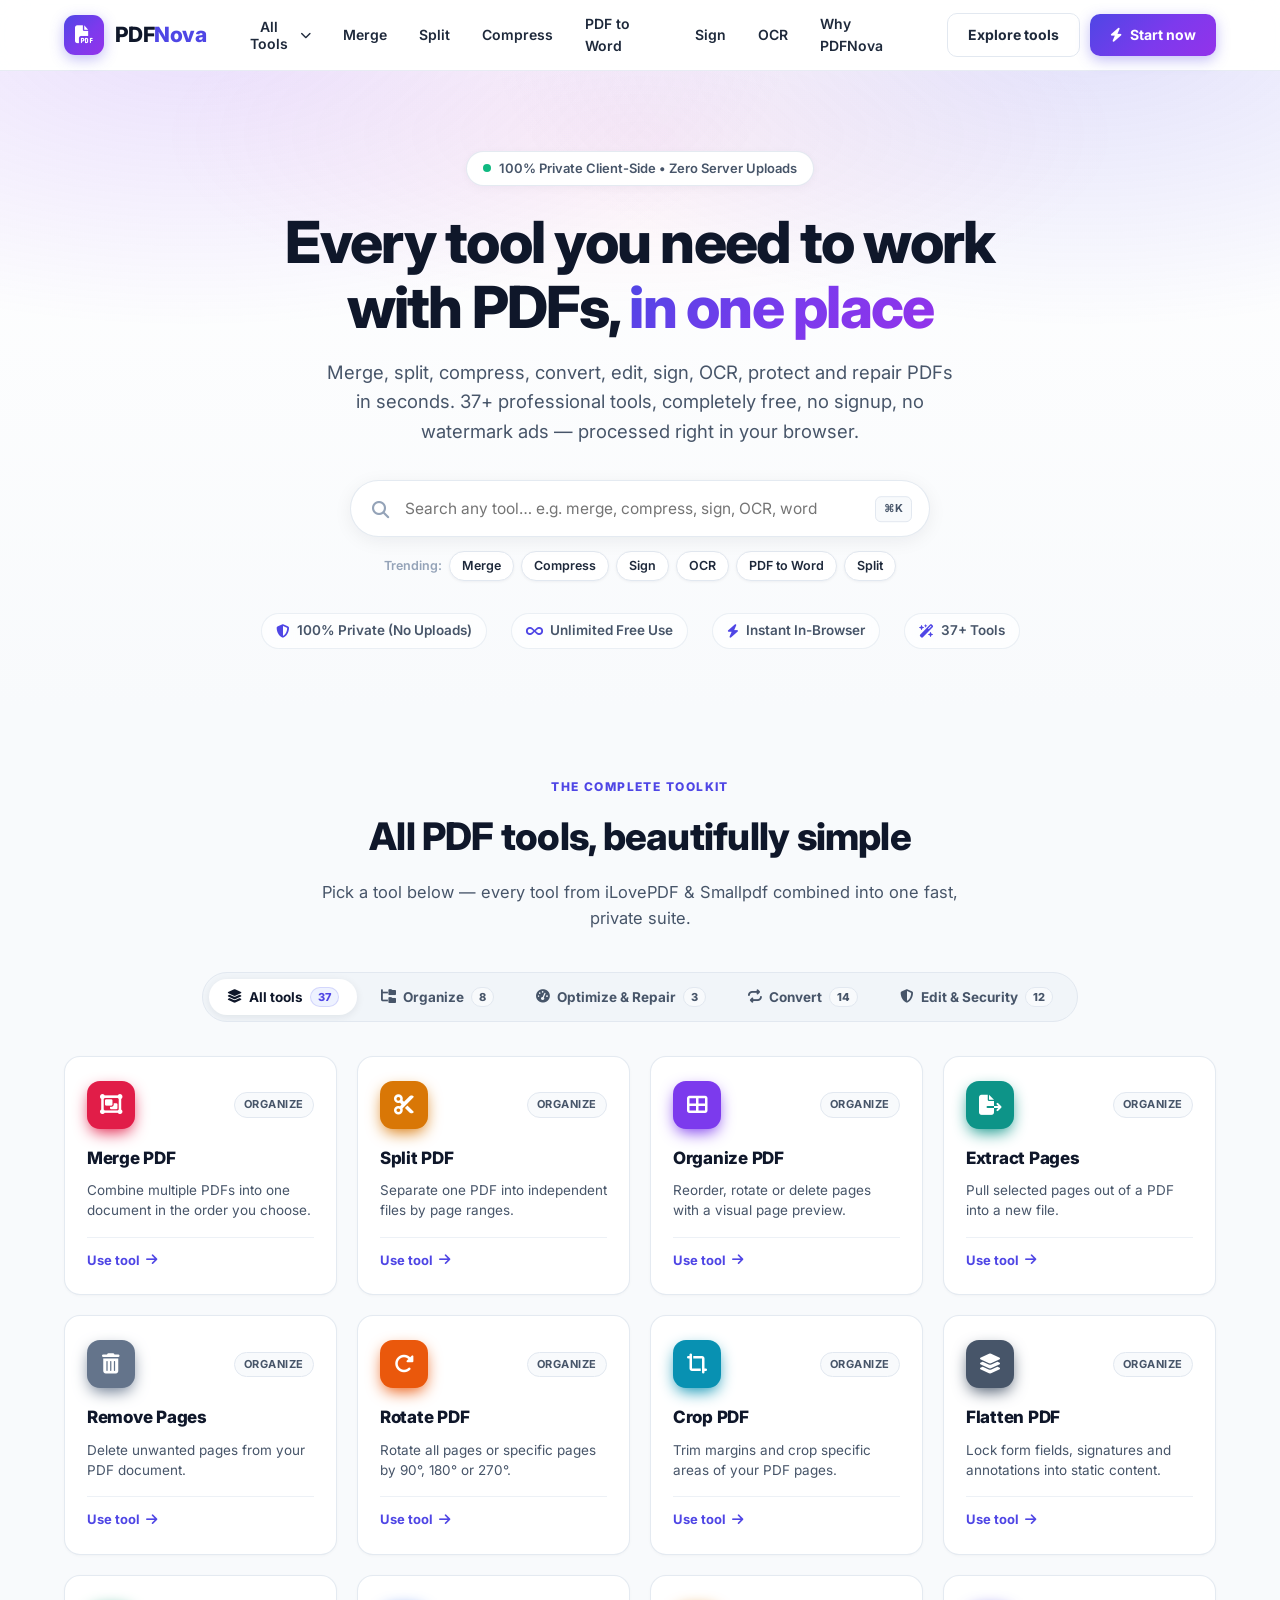
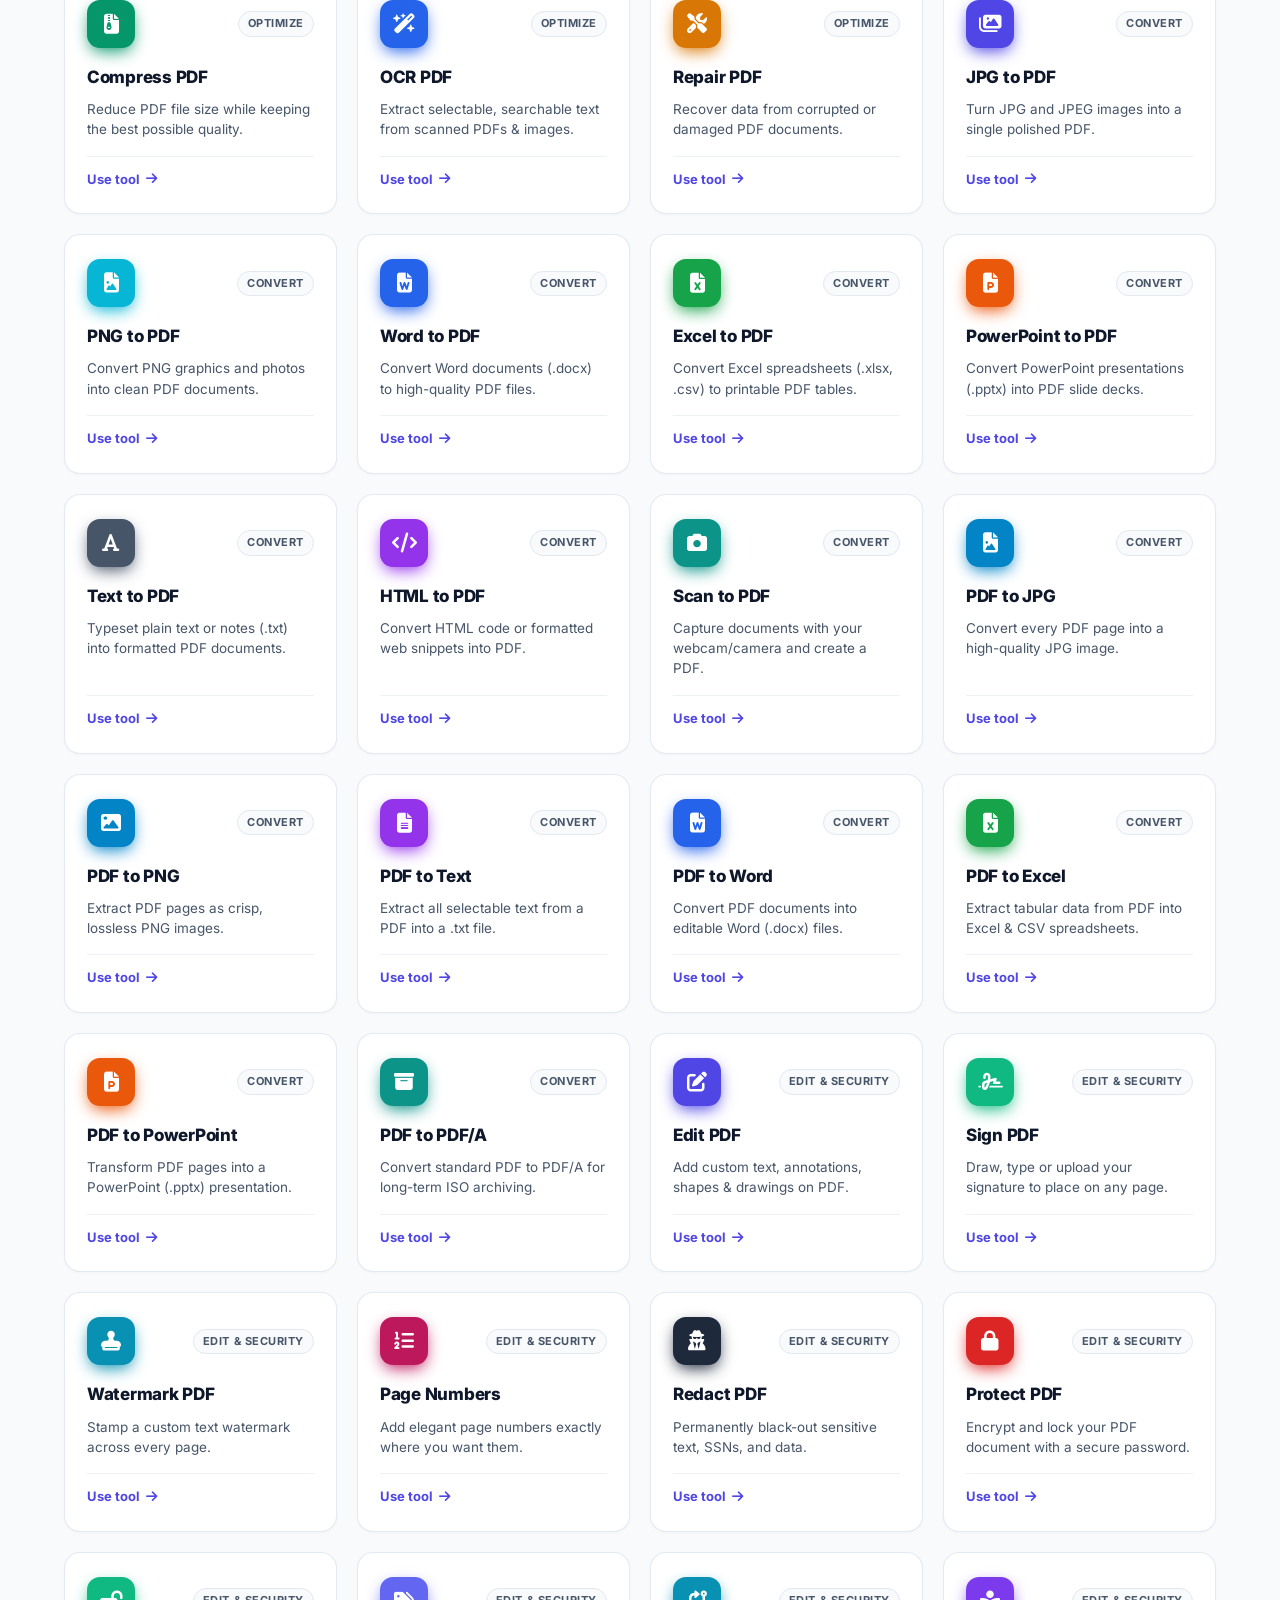
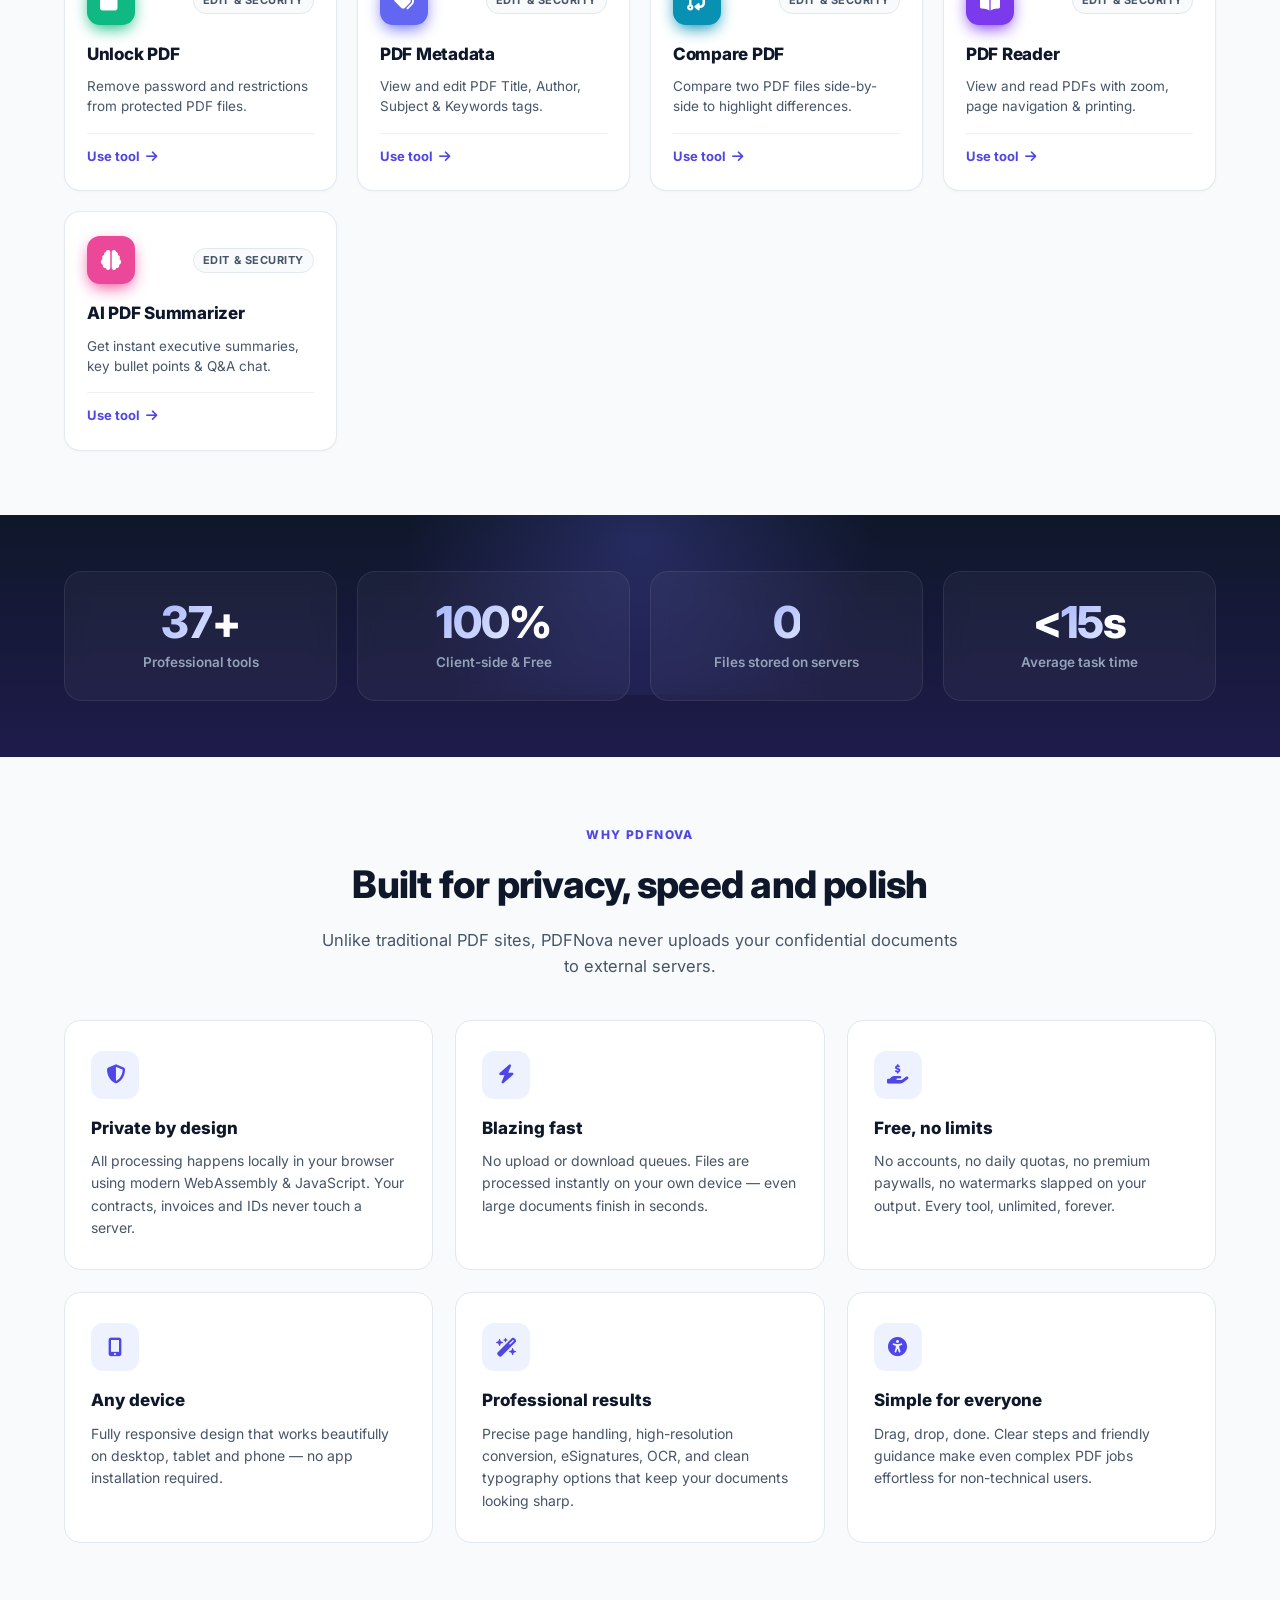
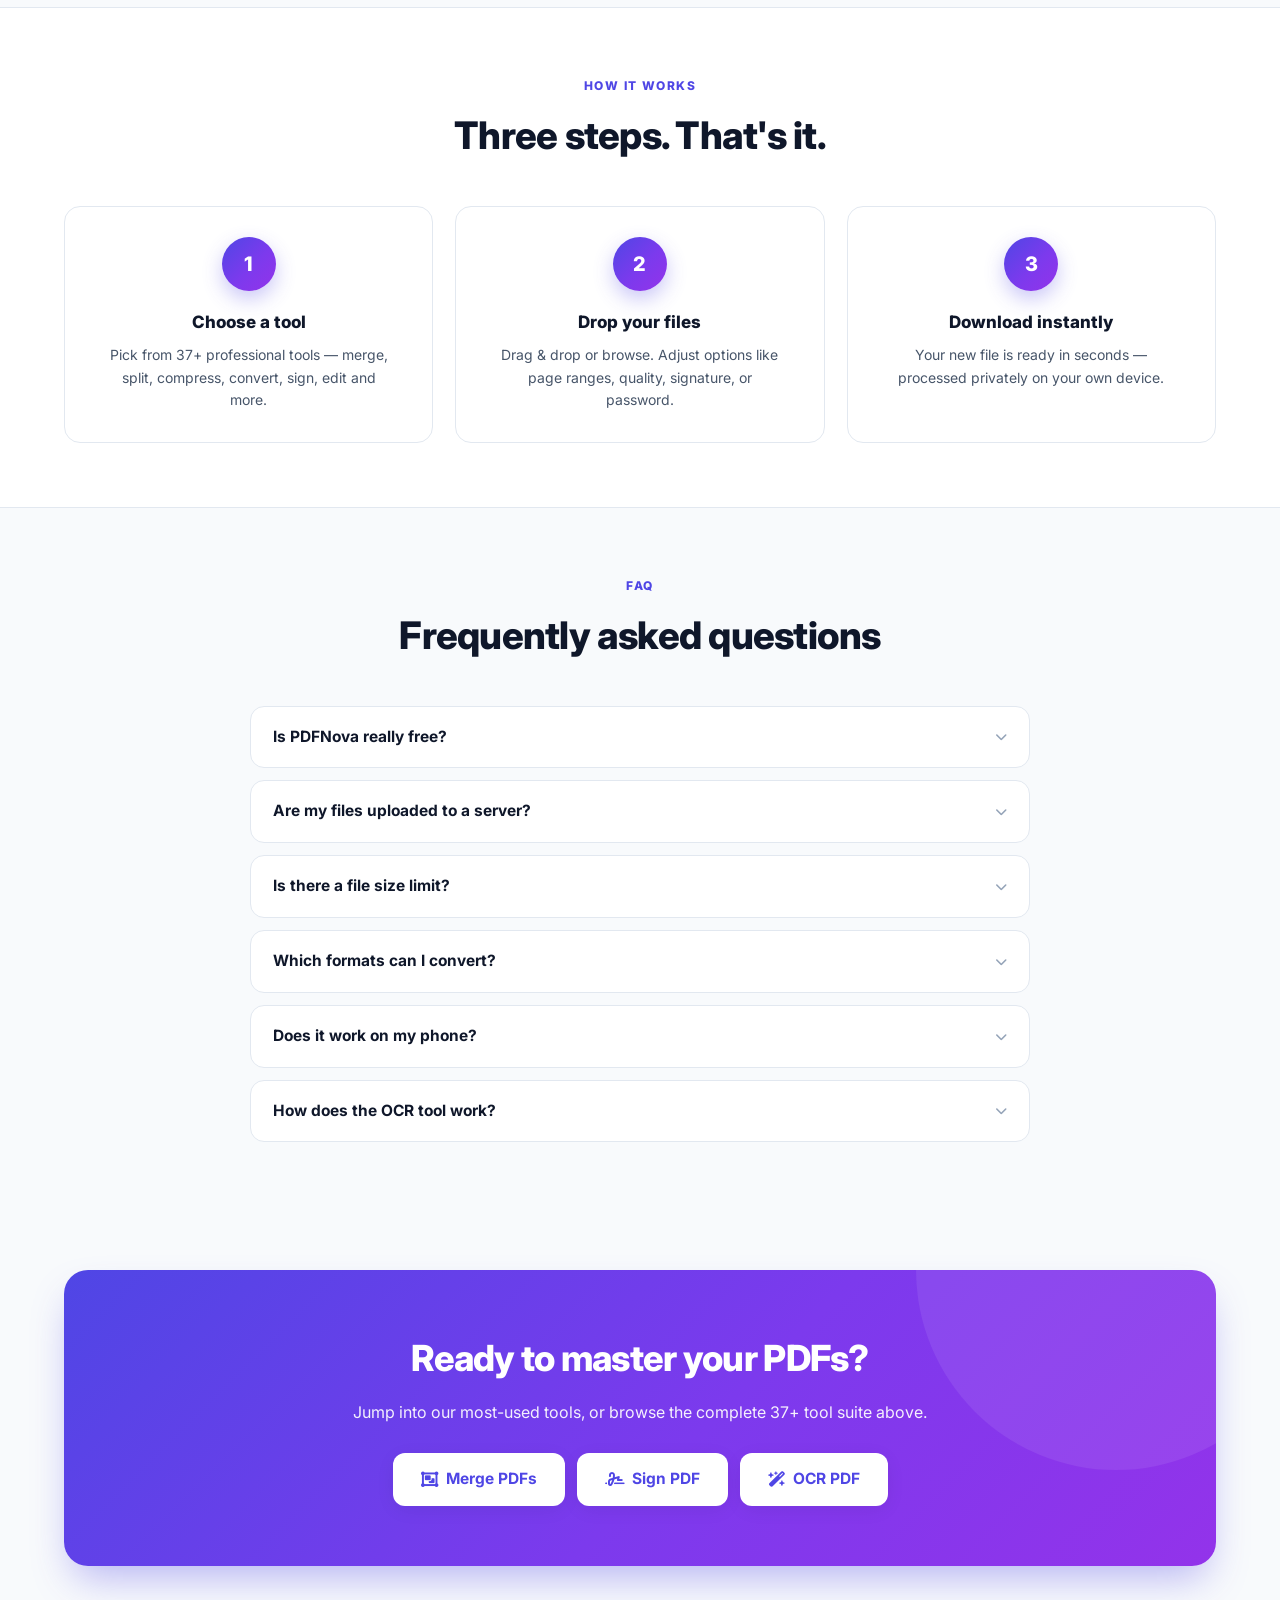
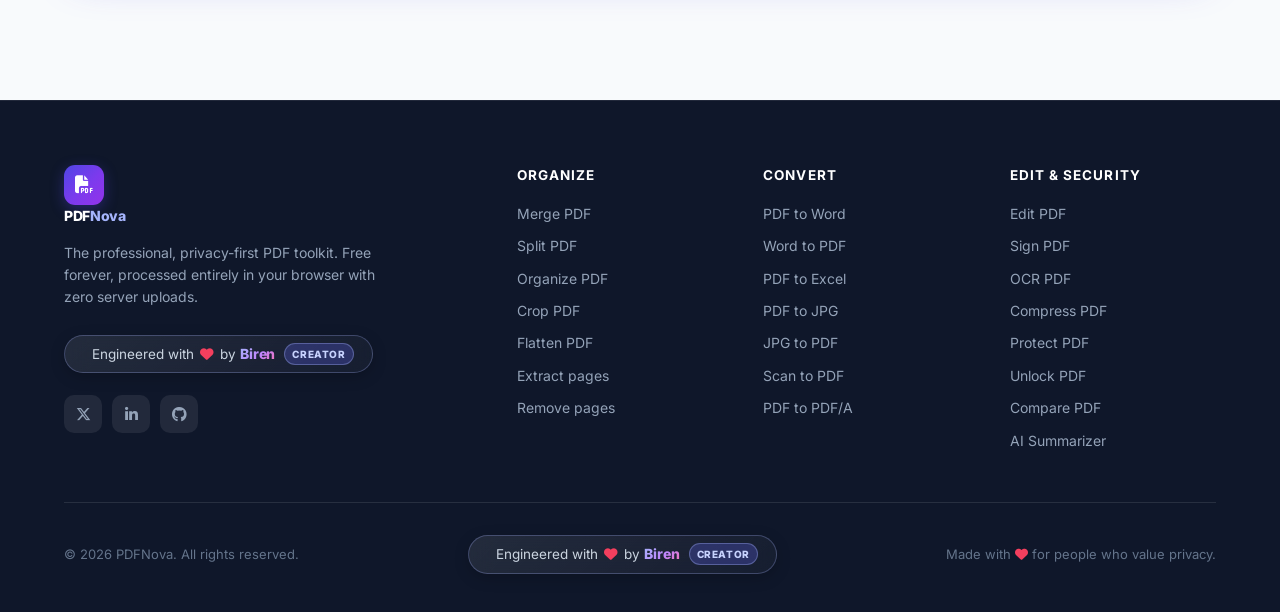
<file: index.html>
<!DOCTYPE html>
<html lang="en">
<head>
  <meta charset="UTF-8">
  <meta name="viewport" content="width=device-width, initial-scale=1.0">
  <title>PDFNova — Free Online PDF Tools (100% Private, In-Browser)</title>
  <meta name="description" content="Every tool you need to work with PDFs in one place. Merge, split, compress, convert, edit, sign, OCR, protect and watermark PDF files 100% free with zero server uploads.">
  <meta name="keywords" content="pdf tools, free pdf editor, merge pdf, split pdf, compress pdf, ocr pdf, sign pdf, pdf to word, word to pdf, excel to pdf, convert pdf, smallpdf alternative, ilovepdf alternative, private pdf tools">
  <meta name="author" content="Biren">
  <meta name="robots" content="index, follow, max-image-preview:large, max-snippet:-1, max-video-preview:-1">
  <link rel="canonical" href="https://pdfnova.app/">
  <meta name="theme-color" content="#4f46e5">

  <!-- Open Graph / Social Media -->
  <meta property="og:type" content="website">
  <meta property="og:url" content="https://pdfnova.app/">
  <meta property="og:title" content="PDFNova — Free Online PDF Tools (100% Private, In-Browser)">
  <meta property="og:description" content="Merge, split, compress, convert, edit, sign, OCR, protect and watermark PDF files in seconds. 100% free and client-side private.">
  <meta property="og:site_name" content="PDFNova">

  <!-- Twitter Cards -->
  <meta name="twitter:card" content="summary_large_image">
  <meta name="twitter:title" content="PDFNova — Free Online PDF Tools">
  <meta name="twitter:description" content="The privacy-first PDF toolkit with 37+ professional tools. 100% in-browser, no upload limits, free forever.">

  <!-- PWA Manifest -->
  <link rel="manifest" href="manifest.json">

  <!-- Fonts & Icons -->
  <link rel="preconnect" href="https://fonts.googleapis.com">
  <link rel="preconnect" href="https://fonts.gstatic.com" crossorigin>
  <link href="https://fonts.googleapis.com/css2?family=Inter:wght@300;400;500;600;700;800&display=swap" rel="stylesheet">
  <link rel="stylesheet" href="https://cdn.jsdelivr.net/npm/@fortawesome/fontawesome-free@6.4.0/css/all.min.css">
  <link rel="stylesheet" href="css/style.css">

  <!-- JSON-LD Structured Data (Production SEO) -->
  <script type="application/ld+json">
  {
    "@context": "https://schema.org",
    "@graph": [
      {
        "@type": "WebApplication",
        "@id": "https://pdfnova.app/#webapp",
        "name": "PDFNova",
        "url": "https://pdfnova.app/",
        "description": "Every tool you need to work with PDFs in one place. 100% private, client-side, zero-server processing.",
        "applicationCategory": "UtilityApplication",
        "operatingSystem": "All modern browsers (Chrome, Firefox, Safari, Edge)",
        "browserRequirements": "Requires JavaScript. HTML5 & WebAssembly supported.",
        "offers": {
          "@type": "Offer",
          "price": "0",
          "priceCurrency": "USD"
        },
        "author": {
          "@type": "Person",
          "name": "Biren"
        },
        "featureList": [
          "Merge PDF", "Split PDF", "Compress PDF", "OCR PDF", "Sign PDF", "Edit PDF", "Redact PDF",
          "PDF to Word", "Word to PDF", "Excel to PDF", "PDF to Excel", "Scan to PDF", "AI PDF Summarizer"
        ]
      },
      {
        "@type": "FAQPage",
        "@id": "https://pdfnova.app/#faq",
        "mainEntity": [
          {
            "@type": "Question",
            "name": "Is PDFNova really free?",
            "acceptedAnswer": {
              "@type": "Answer",
              "text": "Yes, every tool on PDFNova is completely free with no usage limits, no registration required, and no hidden premium paywalls."
            }
          },
          {
            "@type": "Question",
            "name": "Are my files uploaded to a server?",
            "acceptedAnswer": {
              "@type": "Answer",
              "text": "No. PDFNova executes all processing locally inside your browser using client-side JavaScript. Your documents never leave your computer or phone."
            }
          },
          {
            "@type": "Question",
            "name": "How does PDFNova compare to iLovePDF and Smallpdf?",
            "acceptedAnswer": {
              "@type": "Answer",
              "text": "PDFNova includes all the major features of iLovePDF and Smallpdf (merge, split, compress, convert to/from Office, OCR, eSign, edit, protect, repair, etc.) while guaranteeing 100% client-side confidentiality with zero ads, zero watermark stamps, and zero server storage."
            }
          }
        ]
      }
    ]
  }
  </script>
</head>
<body>

  <!-- ================= Header ================= -->
  <header class="site-header">
    <div class="container header-inner">
      <a href="index.html" class="brand" id="brand-logo">
        <span class="brand-mark"><i class="fa-solid fa-file-pdf"></i></span>
        <span>PDF<em>Nova</em></span>
      </a>

      <nav class="main-nav" id="main-nav" aria-label="Main navigation">
        <div class="nav-drop">
          <button type="button">All Tools <i class="fa-solid fa-chevron-down" style="font-size:11px"></i></button>
          <div class="nav-drop-menu" id="nav-tools-menu"></div>
        </div>
        <a href="tool.html?t=merge">Merge</a>
        <a href="tool.html?t=split">Split</a>
        <a href="tool.html?t=compress">Compress</a>
        <a href="tool.html?t=pdf-to-word">PDF to Word</a>
        <a href="tool.html?t=sign">Sign</a>
        <a href="tool.html?t=ocr">OCR</a>
        <a href="index.html#features">Why PDFNova</a>
      </nav>

      <div class="header-cta">
        <a href="index.html#tools" class="btn btn-ghost">Explore tools</a>
        <a href="tool.html?t=merge" class="btn btn-primary"><i class="fa-solid fa-bolt"></i> Start now</a>
        <button class="hamburger" id="hamburger" aria-label="Open menu"><i class="fa-solid fa-bars"></i></button>
      </div>
    </div>
  </header>

  <!-- ================= Hero ================= -->
  <section class="hero" id="hero-section">
    <div class="container">
      <div class="hero-badge">
        <span class="pulse-indicator"></span> 100% Private Client-Side • Zero Server Uploads
      </div>
      <h1>Every tool you need to work with PDFs, <span class="grad-text">in one place</span></h1>
      <p class="sub">Merge, split, compress, convert, edit, sign, OCR, protect and repair PDFs in seconds. 37+ professional tools, completely free, no signup, no watermark ads — processed right in your browser.</p>

      <div class="hero-search-wrap">
        <div class="hero-search">
          <i class="fa-solid fa-magnifying-glass"></i>
          <input type="text" id="tool-search" placeholder="Search any tool… e.g. merge, compress, sign, OCR, word" autocomplete="off" aria-label="Search tools">
          <kbd class="search-kbd">⌘K</kbd>
        </div>
        <div class="quick-tags">
          <span>Trending:</span>
          <a href="tool.html?t=merge">Merge</a>
          <a href="tool.html?t=compress">Compress</a>
          <a href="tool.html?t=sign">Sign</a>
          <a href="tool.html?t=ocr">OCR</a>
          <a href="tool.html?t=pdf-to-word">PDF to Word</a>
          <a href="tool.html?t=split">Split</a>
        </div>
      </div>

      <div class="hero-trust">
        <span><i class="fa-solid fa-shield-halved"></i> 100% Private (No Uploads)</span>
        <span><i class="fa-solid fa-infinity"></i> Unlimited Free Use</span>
        <span><i class="fa-solid fa-bolt"></i> Instant In-Browser</span>
        <span><i class="fa-solid fa-wand-magic-sparkles"></i> 37+ Tools</span>
      </div>
    </div>
  </section>

  <!-- ================= Tools grid ================= -->
  <section class="section" id="tools">
    <div class="container">
      <div class="section-head">
        <span class="eyebrow">The Complete Toolkit</span>
        <h2>All PDF tools, beautifully simple</h2>
        <p>Pick a tool below — every tool from iLovePDF &amp; Smallpdf combined into one fast, private suite.</p>
      </div>

      <div class="tool-filters-wrap">
        <div class="tool-filters" id="tool-filters" role="tablist">
          <button class="active" data-filter="all"><i class="fa-solid fa-layer-group"></i> All tools <span class="filter-count">37</span></button>
          <button data-filter="organize"><i class="fa-solid fa-folder-tree"></i> Organize <span class="filter-count">8</span></button>
          <button data-filter="optimize"><i class="fa-solid fa-gauge-high"></i> Optimize &amp; Repair <span class="filter-count">3</span></button>
          <button data-filter="convert"><i class="fa-solid fa-repeat"></i> Convert <span class="filter-count">14</span></button>
          <button data-filter="edit"><i class="fa-solid fa-shield-halved"></i> Edit &amp; Security <span class="filter-count">12</span></button>
        </div>
      </div>

      <div class="tools-grid" id="tools-grid"></div>
    </div>
  </section>

  <!-- ================= Stats (Frosted Luxury Cards) ================= -->
  <section class="stats-band">
    <div class="container stats-grid">
      <div class="stat-card">
        <div class="stat-num"><span data-count="37">37</span>+</div>
        <div class="stat-label">Professional tools</div>
      </div>
      <div class="stat-card">
        <div class="stat-num"><span data-count="100">100</span>%</div>
        <div class="stat-label">Client-side &amp; Free</div>
      </div>
      <div class="stat-card">
        <div class="stat-num"><span data-count="0">0</span></div>
        <div class="stat-label">Files stored on servers</div>
      </div>
      <div class="stat-card">
        <div class="stat-num">&lt;<span data-count="15">15</span>s</div>
        <div class="stat-label">Average task time</div>
      </div>
    </div>
  </section>

  <!-- ================= Features ================= -->
  <section class="section" id="features">
    <div class="container">
      <div class="section-head">
        <span class="eyebrow">Why PDFNova</span>
        <h2>Built for privacy, speed and polish</h2>
        <p>Unlike traditional PDF sites, PDFNova never uploads your confidential documents to external servers.</p>
      </div>
      <div class="features-grid">
        <div class="feature-card">
          <div class="f-icon"><i class="fa-solid fa-shield-halved"></i></div>
          <h3>Private by design</h3>
          <p>All processing happens locally in your browser using modern WebAssembly &amp; JavaScript. Your contracts, invoices and IDs never touch a server.</p>
        </div>
        <div class="feature-card">
          <div class="f-icon"><i class="fa-solid fa-bolt"></i></div>
          <h3>Blazing fast</h3>
          <p>No upload or download queues. Files are processed instantly on your own device — even large documents finish in seconds.</p>
        </div>
        <div class="feature-card">
          <div class="f-icon"><i class="fa-solid fa-hand-holding-dollar"></i></div>
          <h3>Free, no limits</h3>
          <p>No accounts, no daily quotas, no premium paywalls, no watermarks slapped on your output. Every tool, unlimited, forever.</p>
        </div>
        <div class="feature-card">
          <div class="f-icon"><i class="fa-solid fa-mobile-screen-button"></i></div>
          <h3>Any device</h3>
          <p>Fully responsive design that works beautifully on desktop, tablet and phone — no app installation required.</p>
        </div>
        <div class="feature-card">
          <div class="f-icon"><i class="fa-solid fa-wand-magic-sparkles"></i></div>
          <h3>Professional results</h3>
          <p>Precise page handling, high-resolution conversion, eSignatures, OCR, and clean typography options that keep your documents looking sharp.</p>
        </div>
        <div class="feature-card">
          <div class="f-icon"><i class="fa-solid fa-universal-access"></i></div>
          <h3>Simple for everyone</h3>
          <p>Drag, drop, done. Clear steps and friendly guidance make even complex PDF jobs effortless for non-technical users.</p>
        </div>
      </div>
    </div>
  </section>

  <!-- ================= How it works ================= -->
  <section class="section" id="how-it-works" style="background:#fff;border-block:1px solid var(--line)">
    <div class="container">
      <div class="section-head">
        <span class="eyebrow">How it works</span>
        <h2>Three steps. That's it.</h2>
      </div>
      <div class="steps-grid">
        <div class="step-card">
          <div class="step-num">1</div>
          <h3>Choose a tool</h3>
          <p>Pick from 37+ professional tools — merge, split, compress, convert, sign, edit and more.</p>
        </div>
        <div class="step-card">
          <div class="step-num">2</div>
          <h3>Drop your files</h3>
          <p>Drag &amp; drop or browse. Adjust options like page ranges, quality, signature, or password.</p>
        </div>
        <div class="step-card">
          <div class="step-num">3</div>
          <h3>Download instantly</h3>
          <p>Your new file is ready in seconds — processed privately on your own device.</p>
        </div>
      </div>
    </div>
  </section>

  <!-- ================= FAQ ================= -->
  <section class="section" id="faq">
    <div class="container">
      <div class="section-head">
        <span class="eyebrow">FAQ</span>
        <h2>Frequently asked questions</h2>
      </div>
      <div class="faq-list">
        <details class="faq-item">
          <summary>Is PDFNova really free?</summary>
          <div class="faq-body">Yes — every tool is completely free with no usage limits, no signup and no hidden premium tiers.</div>
        </details>
        <details class="faq-item">
          <summary>Are my files uploaded to a server?</summary>
          <div class="faq-body">No. PDFNova processes everything locally in your browser using modern client-side libraries. Your files never leave your device, which makes it ideal for confidential documents, tax forms, and NDAs.</div>
        </details>
        <details class="faq-item">
          <summary>Is there a file size limit?</summary>
          <div class="faq-body">There is no artificial limit. Practical limits depend on your device's memory — most documents up to a few hundred megabytes work seamlessly on a modern computer or phone.</div>
        </details>
        <details class="faq-item">
          <summary>Which formats can I convert?</summary>
          <div class="faq-body">You can convert PDF to Word (.docx), Excel (.csv/.xlsx), PowerPoint (.pptx), JPG, PNG, and Text. You can also convert Word, Excel, PowerPoint, JPG, PNG, HTML, and camera scans into PDF!</div>
        </details>
        <details class="faq-item">
          <summary>Does it work on my phone?</summary>
          <div class="faq-body">Absolutely. The whole site is responsive and touch-friendly — you can sign, merge, compress, or scan a document straight from your phone's browser.</div>
        </details>
        <details class="faq-item">
          <summary>How does the OCR tool work?</summary>
          <div class="faq-body">Our OCR (Optical Character Recognition) runs directly in your browser using WebAssembly technology. It inspects scanned PDFs and photos, identifies characters, and produces selectable, copyable text with zero data sent across the internet.</div>
        </details>
      </div>
    </div>
  </section>

  <!-- ================= CTA ================= -->
  <section class="section">
    <div class="container">
      <div class="cta-band">
        <h2>Ready to master your PDFs?</h2>
        <p>Jump into our most-used tools, or browse the complete 37+ tool suite above.</p>
        <div style="display:flex;justify-content:center;gap:12px;flex-wrap:wrap">
          <a href="tool.html?t=merge" class="btn btn-white btn-lg"><i class="fa-solid fa-object-group"></i> Merge PDFs</a>
          <a href="tool.html?t=sign" class="btn btn-white btn-lg"><i class="fa-solid fa-signature"></i> Sign PDF</a>
          <a href="tool.html?t=ocr" class="btn btn-white btn-lg"><i class="fa-solid fa-wand-magic-sparkles"></i> OCR PDF</a>
        </div>
      </div>
    </div>
  </section>

  <!-- ================= Footer ================= -->
  <footer class="site-footer">
    <div class="container">
      <div class="footer-grid">
        <div class="footer-about">
          <a href="index.html" class="brand" style="color:#fff">
            <span class="brand-mark"><i class="fa-solid fa-file-pdf"></i></span>
            <span>PDF<em style="color:#a5b4fc">Nova</em></span>
          </a>
          <p>The professional, privacy-first PDF toolkit. Free forever, processed entirely in your browser with zero server uploads.</p>
          <div class="developer-showcase">
            <div class="dev-badge-luxury">
              <span class="dev-sparkle"><i class="fa-solid fa-sparkles"></i></span>
              <span class="dev-text">
                Engineered with <i class="fa-solid fa-heart dev-heart"></i> by <strong class="dev-name">Biren</strong>
              </span>
              <span class="dev-pill-tag">Creator</span>
            </div>
          </div>
          <div class="footer-social" style="margin-top:14px">
            <a href="#" aria-label="Twitter / X"><i class="fa-brands fa-x-twitter"></i></a>
            <a href="#" aria-label="LinkedIn"><i class="fa-brands fa-linkedin-in"></i></a>
            <a href="#" aria-label="GitHub"><i class="fa-brands fa-github"></i></a>
          </div>
        </div>
        <div>
          <h4>Organize</h4>
          <a href="tool.html?t=merge">Merge PDF</a>
          <a href="tool.html?t=split">Split PDF</a>
          <a href="tool.html?t=organize">Organize PDF</a>
          <a href="tool.html?t=crop">Crop PDF</a>
          <a href="tool.html?t=flatten">Flatten PDF</a>
          <a href="tool.html?t=extract">Extract pages</a>
          <a href="tool.html?t=remove">Remove pages</a>
        </div>
        <div>
          <h4>Convert</h4>
          <a href="tool.html?t=pdf-to-word">PDF to Word</a>
          <a href="tool.html?t=word-to-pdf">Word to PDF</a>
          <a href="tool.html?t=pdf-to-excel">PDF to Excel</a>
          <a href="tool.html?t=pdf-to-jpg">PDF to JPG</a>
          <a href="tool.html?t=jpg-to-pdf">JPG to PDF</a>
          <a href="tool.html?t=scan-to-pdf">Scan to PDF</a>
          <a href="tool.html?t=pdf-to-pdfa">PDF to PDF/A</a>
        </div>
        <div>
          <h4>Edit &amp; Security</h4>
          <a href="tool.html?t=edit">Edit PDF</a>
          <a href="tool.html?t=sign">Sign PDF</a>
          <a href="tool.html?t=ocr">OCR PDF</a>
          <a href="tool.html?t=compress">Compress PDF</a>
          <a href="tool.html?t=protect">Protect PDF</a>
          <a href="tool.html?t=unlock">Unlock PDF</a>
          <a href="tool.html?t=compare">Compare PDF</a>
          <a href="tool.html?t=ai-summarize">AI Summarizer</a>
        </div>
      </div>
      <div class="footer-bottom">
        <span>© 2026 PDFNova. All rights reserved.</span>
        <div class="developer-showcase">
          <div class="dev-badge-luxury">
            <span class="dev-sparkle"><i class="fa-solid fa-sparkles"></i></span>
            <span class="dev-text">
              Engineered with <i class="fa-solid fa-heart dev-heart"></i> by <strong class="dev-name">Biren</strong>
            </span>
            <span class="dev-pill-tag">Creator</span>
          </div>
        </div>
        <span>Made with <i class="fa-solid fa-heart" style="color:#f43f5e"></i> for people who value privacy.</span>
      </div>
    </div>
  </footer>

  <script src="js/tools-config.js"></script>
  <script src="js/main.js"></script>
</body>
</html>
</file>
<file: css/style.css>
/* ============================================================
   PDFNova — Ultra-Polished Professional Design System
   Refined typography, sleek lighting, responsive layouts,
   and world-class micro-interactions.
   ============================================================ */
:root {
  --primary: #4f46e5;
  --primary-dark: #4338ca;
  --primary-light: #eef2ff;
  --accent: #7c3aed;
  --accent-light: #f5f3ff;
  --ink: #0f172a;
  --ink-2: #1e293b;
  --slate: #475569;
  --slate-light: #94a3b8;
  --line: #e2e8f0;
  --bg: #f8fafc;
  --white: #ffffff;
  --green: #059669;
  --green-light: #ecfdf5;
  --red: #dc2626;
  --red-light: #fef2f2;
  --amber: #d97706;
  --sky: #0284c7;
  --rose: #e11d48;
  --teal: #0d9488;
  --radius-sm: 8px;
  --radius: 16px;
  --radius-lg: 24px;
  --shadow-sm: 0 1px 3px rgba(15, 23, 42, .05);
  --shadow-md: 0 4px 20px -2px rgba(15, 23, 42, .08);
  --shadow-lg: 0 16px 40px -8px rgba(15, 23, 42, .12);
  --shadow-xl: 0 24px 60px -12px rgba(15, 23, 42, .18);
  --grad: linear-gradient(135deg, #4f46e5 0%, #7c3aed 55%, #9333ea 100%);
  --grad-subtle: linear-gradient(135deg, rgba(79, 70, 229, 0.08) 0%, rgba(124, 58, 237, 0.08) 100%);
}

* { margin: 0; padding: 0; box-sizing: border-box; }

html { scroll-behavior: smooth; }

body {
  font-family: 'Inter', system-ui, -apple-system, BlinkMacSystemFont, 'Segoe UI', Roboto, sans-serif;
  color: var(--ink);
  background: var(--bg);
  line-height: 1.6;
  -webkit-font-smoothing: antialiased;
  -moz-osx-font-smoothing: grayscale;
}

img { max-width: 100%; display: block; }
a { color: inherit; text-decoration: none; }
button { font-family: inherit; cursor: pointer; }
input, select, textarea { font-family: inherit; font-size: 14px; }

.container { max-width: 1200px; margin: 0 auto; padding: 0 24px; }

/* ---------- Header ---------- */
.site-header {
  position: sticky; top: 0; z-index: 100;
  background: rgba(255, 255, 255, 0.88);
  backdrop-filter: blur(16px);
  -webkit-backdrop-filter: blur(16px);
  border-bottom: 1px solid rgba(226, 232, 240, 0.8);
  transition: all 0.2s ease;
}
.header-inner {
  display: flex; align-items: center; justify-content: space-between;
  height: 70px; gap: 24px;
}
.brand {
  display: flex; align-items: center; gap: 11px;
  font-weight: 800; font-size: 21px; letter-spacing: -.025em;
  color: var(--ink);
}
.brand-mark {
  width: 40px; height: 40px; border-radius: 11px;
  background: var(--grad);
  display: grid; place-items: center;
  color: #fff; font-size: 18px;
  box-shadow: 0 4px 14px rgba(79, 70, 229, .35);
  transition: transform 0.2s ease;
}
.brand:hover .brand-mark { transform: scale(1.04); }
.brand span em { font-style: normal; color: var(--primary); }

.main-nav { display: flex; align-items: center; gap: 4px; }
.main-nav > a, .nav-drop > button {
  padding: 8px 14px; border-radius: 10px; font-size: 14px; font-weight: 600;
  color: var(--ink-2); background: none; border: none; display: flex; align-items: center; gap: 6px;
  transition: all 0.15s ease;
}
.main-nav > a:hover, .nav-drop > button:hover {
  background: var(--primary-light); color: var(--primary);
}

/* Mega dropdown */
.nav-drop { position: relative; }
.nav-drop-menu {
  position: absolute; top: calc(100% + 12px); left: 50%; transform: translateX(-50%) translateY(8px);
  width: 880px; max-width: 95vw;
  background: rgba(255, 255, 255, 0.98);
  backdrop-filter: blur(20px);
  -webkit-backdrop-filter: blur(20px);
  border: 1px solid rgba(226, 232, 240, 0.9);
  border-radius: 20px;
  box-shadow: 0 20px 50px -10px rgba(15, 23, 42, 0.18), 0 0 0 1px rgba(79, 70, 229, 0.05);
  padding: 22px 24px;
  display: grid; grid-template-columns: repeat(4, 1fr); gap: 18px;
  opacity: 0; visibility: hidden; transition: all 0.2s cubic-bezier(0.16, 1, 0.3, 1);
  max-height: 80vh; overflow-y: auto;
}
.nav-drop:hover .nav-drop-menu, .nav-drop:focus-within .nav-drop-menu {
  opacity: 1; visibility: visible; transform: translateX(-50%) translateY(0);
}
.nav-cat-group { display: flex; flex-direction: column; gap: 3px; }
.nav-cat-title {
  font-size: 11.5px; font-weight: 800; text-transform: uppercase; letter-spacing: 0.08em;
  color: var(--slate); margin-bottom: 8px; padding: 4px 6px;
  border-bottom: 1px solid var(--line);
  display: flex; align-items: center; gap: 6px;
}
.nav-cat-items a {
  display: flex; align-items: center; gap: 8px; padding: 6px 8px;
  border-radius: 8px; font-size: 13px; font-weight: 600; color: var(--ink-2);
  transition: all 0.15s;
}
.nav-cat-items a:hover {
  background: var(--primary-light); color: var(--primary);
  transform: translateX(3px);
}
.nav-cat-items a i {
  width: 24px; height: 24px; border-radius: 6px; display: grid; place-items: center;
  font-size: 11px; color: #fff; flex-shrink: 0;
}

.header-cta { display: flex; align-items: center; gap: 10px; }

.btn {
  display: inline-flex; align-items: center; justify-content: center; gap: 8px;
  padding: 10px 20px; border-radius: 10px; font-weight: 700; font-size: 14px;
  border: none; transition: all .18s cubic-bezier(0.16, 1, 0.3, 1); white-space: nowrap;
}
.btn-primary {
  background: var(--grad); color: #fff;
  box-shadow: 0 4px 14px rgba(79, 70, 229, .35);
}
.btn-primary:hover {
  transform: translateY(-1.5px);
  box-shadow: 0 8px 24px rgba(79, 70, 229, .45);
}
.btn-ghost {
  background: transparent; color: var(--ink-2); border: 1.5px solid var(--line);
}
.btn-ghost:hover {
  border-color: var(--primary); color: var(--primary); background: var(--primary-light);
}
.btn-lg { padding: 14px 28px; font-size: 15.5px; border-radius: 12px; }
.btn-white {
  background: #fff; color: var(--primary); box-shadow: var(--shadow-md);
}
.btn-white:hover {
  transform: translateY(-1.5px); box-shadow: var(--shadow-lg);
}

.hamburger { display: none; background: none; border: none; font-size: 22px; color: var(--ink); padding: 6px; }

/* ---------- Hero ---------- */
.hero {
  position: relative; overflow: hidden;
  background:
    radial-gradient(1000px 480px at 15% -5%, rgba(124, 58, 237, 0.16), transparent 60%),
    radial-gradient(1000px 480px at 85% -5%, rgba(79, 70, 229, 0.16), transparent 60%),
    radial-gradient(800px 300px at 50% 10%, rgba(236, 72, 153, 0.08), transparent 60%),
    linear-gradient(180deg, #ffffff 0%, #f8fafc 100%);
  padding: 80px 0 60px;
  text-align: center;
}
.hero-badge {
  display: inline-flex; align-items: center; gap: 8px;
  background: #fff; border: 1px solid rgba(226, 232, 240, 0.9); border-radius: 100px;
  padding: 6px 16px; font-size: 13px; font-weight: 600; color: var(--slate);
  box-shadow: 0 2px 8px rgba(15, 23, 42, 0.04); margin-bottom: 24px;
}
.pulse-indicator {
  width: 8px; height: 8px; border-radius: 50%;
  background: #10b981;
  box-shadow: 0 0 0 0 rgba(16, 185, 129, 0.7);
  animation: pulseGreen 2s infinite;
  display: inline-block;
}
@keyframes pulseGreen {
  0% { transform: scale(0.95); box-shadow: 0 0 0 0 rgba(16, 185, 129, 0.7); }
  70% { transform: scale(1); box-shadow: 0 0 0 7px rgba(16, 185, 129, 0); }
  100% { transform: scale(0.95); box-shadow: 0 0 0 0 rgba(16, 185, 129, 0); }
}

.hero h1 {
  font-size: clamp(34px, 5.2vw, 58px); font-weight: 800; letter-spacing: -.03em;
  line-height: 1.12; max-width: 820px; margin: 0 auto 18px;
}
.hero h1 .grad-text {
  background: var(--grad);
  -webkit-background-clip: text; background-clip: text; color: transparent;
}
.hero p.sub {
  font-size: clamp(16px, 2vw, 18.5px); color: var(--slate); max-width: 640px; margin: 0 auto 34px;
  line-height: 1.6;
}

.hero-search-wrap {
  max-width: 580px; margin: 0 auto; position: relative;
}
.hero-search {
  position: relative;
}
.hero-search i.fa-magnifying-glass {
  position: absolute; left: 22px; top: 50%; transform: translateY(-50%);
  color: var(--slate-light); font-size: 17px; pointer-events: none;
}
.hero-search input {
  width: 100%; padding: 18px 76px 18px 54px; border-radius: 100px;
  border: 1.5px solid rgba(226, 232, 240, 0.9); font-size: 15.5px; outline: none;
  background: #fff; box-shadow: var(--shadow-md);
  transition: all 0.2s cubic-bezier(0.16, 1, 0.3, 1);
}
.hero-search input:focus {
  border-color: var(--primary);
  box-shadow: 0 0 0 4px rgba(79, 70, 229, 0.12), var(--shadow-lg);
  transform: translateY(-1px);
}
.search-kbd {
  position: absolute; right: 18px; top: 50%; transform: translateY(-50%);
  font-family: inherit; font-size: 11px; font-weight: 700; color: var(--slate);
  background: var(--bg); border: 1px solid var(--line); border-radius: 6px;
  padding: 3px 8px; pointer-events: none;
}

.quick-tags {
  display: flex; align-items: center; justify-content: center; gap: 7px;
  margin-top: 14px; font-size: 12.5px; color: var(--slate); flex-wrap: wrap;
}
.quick-tags span { font-weight: 600; color: var(--slate-light); }
.quick-tags a {
  padding: 4px 12px; background: #fff; border: 1px solid var(--line);
  border-radius: 100px; font-weight: 600; color: var(--ink-2);
  transition: all 0.15s; box-shadow: var(--shadow-sm);
}
.quick-tags a:hover {
  border-color: var(--primary); color: var(--primary);
  background: var(--primary-light); transform: translateY(-1px);
}

.hero-trust {
  display: flex; justify-content: center; gap: 24px; flex-wrap: wrap;
  margin-top: 32px; font-size: 13.5px; color: var(--slate); font-weight: 600;
}
.hero-trust span {
  display: flex; align-items: center; gap: 7px;
  background: rgba(255, 255, 255, 0.7); border: 1px solid rgba(226, 232, 240, 0.7);
  padding: 6px 14px; border-radius: 100px; backdrop-filter: blur(6px);
}
.hero-trust i { color: var(--primary); }

/* ---------- Tools Section ---------- */
.section { padding: 64px 0; }
.section-head { text-align: center; max-width: 640px; margin: 0 auto 40px; }
.section-head h2 { font-size: clamp(26px, 3.4vw, 38px); font-weight: 800; letter-spacing: -.02em; margin-bottom: 12px; }
.section-head p { color: var(--slate); font-size: 16.5px; }
.eyebrow {
  display: inline-block; font-size: 12px; font-weight: 800; letter-spacing: .12em;
  text-transform: uppercase; color: var(--primary); margin-bottom: 10px;
}

/* Tool Filters - Segmented Control */
.tool-filters-wrap { text-align: center; margin-bottom: 34px; }
.tool-filters {
  display: inline-flex; justify-content: center; gap: 6px;
  background: #f1f5f9; padding: 6px; border-radius: 100px;
  border: 1px solid var(--line); max-width: 100%; overflow-x: auto;
}
.tool-filters button {
  padding: 8px 18px; border-radius: 100px; border: none;
  background: transparent; font-size: 13.5px; font-weight: 700; color: var(--slate);
  transition: all 0.2s cubic-bezier(0.16, 1, 0.3, 1);
  display: inline-flex; align-items: center; gap: 7px; white-space: nowrap;
}
.tool-filters button:hover {
  color: var(--ink); background: rgba(255, 255, 255, 0.6);
}
.tool-filters button.active {
  background: #fff; color: var(--ink); box-shadow: 0 2px 8px rgba(15, 23, 42, 0.08);
}
.tool-filters .filter-count {
  font-size: 11px; font-weight: 800; background: var(--bg);
  padding: 2px 7px; border-radius: 100px; color: var(--slate);
  border: 1px solid var(--line);
}
.tool-filters button.active .filter-count {
  background: var(--primary-light); color: var(--primary);
  border-color: rgba(99, 102, 241, 0.2);
}

/* Tools Grid & Modern Tool Cards */
.tools-grid {
  display: grid; grid-template-columns: repeat(auto-fill, minmax(265px, 1fr)); gap: 20px;
}
.tool-card {
  background: #fff; border: 1px solid rgba(226, 232, 240, 0.9);
  border-radius: var(--radius); padding: 24px 22px;
  position: relative; overflow: hidden;
  transition: all 0.24s cubic-bezier(0.16, 1, 0.3, 1);
  display: flex; flex-direction: column;
  box-shadow: 0 1px 3px rgba(15, 23, 42, 0.03);
}
.tool-card::after {
  content: ''; position: absolute; inset: 0 0 auto 0; height: 3px;
  background: var(--tool-color, var(--primary)); opacity: 0; transition: opacity .2s;
}
.tool-card:hover {
  transform: translateY(-5px);
  border-color: rgba(99, 102, 241, 0.28);
  box-shadow: 0 16px 36px -8px rgba(15, 23, 42, 0.1), 0 0 0 1px rgba(99, 102, 241, 0.08);
}
.tool-card:hover::after { opacity: 1; }

.tool-card-head {
  display: flex; align-items: center; justify-content: space-between; margin-bottom: 16px;
}
.tool-icon {
  width: 48px; height: 48px; border-radius: 13px; display: grid; place-items: center;
  font-size: 20px; color: #fff;
  background: var(--tool-color, var(--primary));
  box-shadow: 0 6px 16px -3px var(--tool-color, var(--primary));
  transition: transform 0.2s ease;
}
.tool-card:hover .tool-icon { transform: scale(1.06); }
.tool-badge {
  font-size: 11px; font-weight: 700; text-transform: uppercase; letter-spacing: 0.05em;
  padding: 3px 9px; border-radius: 100px;
  background: var(--bg); color: var(--slate); border: 1px solid var(--line);
}
.tool-card h3 {
  font-size: 17px; font-weight: 800; margin-bottom: 8px; letter-spacing: -0.015em; color: var(--ink);
}
.tool-card p {
  font-size: 13.5px; color: var(--slate); line-height: 1.5; flex-grow: 1; margin-bottom: 16px;
}
.tool-card-footer {
  display: flex; align-items: center; font-size: 13px; font-weight: 700; color: var(--primary);
  margin-top: auto; padding-top: 12px; border-top: 1px solid rgba(226, 232, 240, 0.6);
}
.tool-action-btn {
  display: inline-flex; align-items: center; gap: 6px; transition: gap 0.2s;
}
.tool-card:hover .tool-action-btn { gap: 10px; }

/* ---------- Stats Band (Luxury Dark) ---------- */
.stats-band {
  background: linear-gradient(180deg, #0f172a 0%, #1e1b4b 100%);
  color: #fff; padding: 56px 0; position: relative; overflow: hidden;
}
.stats-band::before {
  content: ''; position: absolute; top: -120px; left: 50%; transform: translateX(-50%);
  width: 600px; height: 300px;
  background: radial-gradient(circle, rgba(99, 102, 241, 0.25) 0%, transparent 70%);
  pointer-events: none;
}
.stats-grid {
  display: grid; grid-template-columns: repeat(4, 1fr); gap: 20px;
}
.stat-card {
  background: rgba(255, 255, 255, 0.04);
  border: 1px solid rgba(255, 255, 255, 0.08);
  border-radius: 18px; padding: 26px 18px; text-align: center;
  backdrop-filter: blur(10px); -webkit-backdrop-filter: blur(10px);
  transition: all 0.25s ease;
}
.stat-card:hover {
  background: rgba(255, 255, 255, 0.07);
  border-color: rgba(165, 180, 252, 0.3);
  transform: translateY(-3px);
  box-shadow: 0 12px 24px -6px rgba(0, 0, 0, 0.3);
}
.stat-num {
  font-size: clamp(30px, 3.6vw, 44px); font-weight: 800; letter-spacing: -0.025em; line-height: 1.1;
}
.stat-num span {
  background: linear-gradient(135deg, #a5b4fc 0%, #e0e7ff 100%);
  -webkit-background-clip: text; background-clip: text; color: transparent;
}
.stat-label {
  color: #94a3b8; font-size: 13.5px; font-weight: 600; margin-top: 6px;
}

/* ---------- Features ---------- */
.features-grid { display: grid; grid-template-columns: repeat(3, 1fr); gap: 22px; }
.feature-card {
  background: #fff; border: 1px solid var(--line); border-radius: var(--radius);
  padding: 30px 26px; transition: all 0.2s cubic-bezier(0.16, 1, 0.3, 1);
}
.feature-card:hover {
  box-shadow: var(--shadow-md); transform: translateY(-3px); border-color: rgba(99, 102, 241, 0.2);
}
.feature-card .f-icon {
  width: 48px; height: 48px; border-radius: 12px; background: var(--primary-light);
  color: var(--primary); display: grid; place-items: center; font-size: 19px; margin-bottom: 16px;
}
.feature-card h3 { font-size: 17px; font-weight: 800; margin-bottom: 8px; }
.feature-card p { font-size: 14px; color: var(--slate); }

/* ---------- Steps ---------- */
.steps-grid { display: grid; grid-template-columns: repeat(3, 1fr); gap: 22px; counter-reset: step; }
.step-card {
  text-align: center; padding: 30px 22px; background: #fff; border: 1px solid var(--line);
  border-radius: var(--radius); transition: all 0.2s;
}
.step-card:hover {
  transform: translateY(-3px); box-shadow: var(--shadow-sm); border-color: rgba(99, 102, 241, 0.25);
}
.step-num {
  width: 54px; height: 54px; margin: 0 auto 18px; border-radius: 50%;
  background: var(--grad); color: #fff; display: grid; place-items: center;
  font-size: 20px; font-weight: 800; box-shadow: 0 8px 20px rgba(79, 70, 229, .3);
}
.step-card h3 { font-size: 17px; font-weight: 800; margin-bottom: 8px; }
.step-card p { font-size: 14px; color: var(--slate); max-width: 280px; margin: 0 auto; }

/* ---------- FAQ ---------- */
.faq-list { max-width: 780px; margin: 0 auto; display: grid; gap: 12px; }
.faq-item {
  background: #fff; border: 1px solid var(--line); border-radius: 14px; overflow: hidden;
  transition: border-color 0.2s;
}
.faq-item:hover { border-color: rgba(99, 102, 241, 0.3); }
.faq-item summary {
  padding: 18px 22px; font-weight: 700; font-size: 15.5px; cursor: pointer;
  display: flex; justify-content: space-between; align-items: center; list-style: none;
}
.faq-item summary::-webkit-details-marker { display: none; }
.faq-item summary::after {
  content: '\f078'; font-family: 'Font Awesome 6 Free'; font-weight: 900;
  font-size: 12px; color: var(--slate-light); transition: transform .2s;
}
.faq-item[open] summary::after { transform: rotate(180deg); color: var(--primary); }
.faq-item .faq-body { padding: 0 22px 18px; color: var(--slate); font-size: 14.5px; line-height: 1.6; }

/* ---------- CTA Band ---------- */
.cta-band {
  background: var(--grad); border-radius: 24px; padding: 60px 40px;
  text-align: center; color: #fff; position: relative; overflow: hidden;
  box-shadow: 0 20px 40px -10px rgba(79, 70, 229, 0.4);
}
.cta-band::before {
  content: ''; position: absolute; width: 400px; height: 400px; border-radius: 50%;
  background: rgba(255,255,255,.08); top: -200px; right: -100px;
}
.cta-band h2 {
  font-size: clamp(24px, 3.4vw, 36px); font-weight: 800; letter-spacing: -.02em;
  margin-bottom: 12px; position: relative;
}
.cta-band p { opacity: .92; margin-bottom: 28px; font-size: 16px; position: relative; }

/* ---------- Footer & Luxury Developer Credit ---------- */
.site-footer {
  background: var(--ink); color: #cbd5e1; padding: 64px 0 30px; margin-top: 70px;
  border-top: 1px solid rgba(255, 255, 255, 0.08);
}
.footer-grid {
  display: grid; grid-template-columns: 2fr 1fr 1fr 1fr; gap: 40px; margin-bottom: 40px;
}
.footer-grid h4 {
  color: #fff; font-size: 13.5px; font-weight: 700; margin-bottom: 16px;
  text-transform: uppercase; letter-spacing: .08em;
}
.footer-grid a {
  display: block; font-size: 14px; color: #94a3b8; margin-bottom: 10px; transition: color .15s;
}
.footer-grid a:hover { color: #fff; }
.footer-about p { font-size: 14px; color: #94a3b8; margin: 14px 0 18px; max-width: 320px; line-height: 1.6; }
.footer-social { display: flex; gap: 10px; }
.footer-social a {
  width: 38px; height: 38px; border-radius: 10px; background: rgba(255,255,255,.08);
  display: grid; place-items: center; font-size: 15px; margin: 0; transition: all 0.2s;
}
.footer-social a:hover { background: var(--primary); color: #fff; transform: translateY(-2px); }

/* Luxury Developer Credit Badge */
.developer-showcase {
  display: inline-flex; align-items: center; margin: 8px 0;
}
.dev-badge-luxury {
  display: inline-flex; align-items: center; gap: 9px; padding: 7px 18px;
  background: linear-gradient(135deg, rgba(255, 255, 255, 0.09) 0%, rgba(255, 255, 255, 0.03) 100%);
  border: 1px solid rgba(165, 180, 252, 0.28);
  border-radius: 100px; font-size: 13.5px; color: #cbd5e1;
  backdrop-filter: blur(12px); -webkit-backdrop-filter: blur(12px);
  transition: all 0.25s cubic-bezier(0.16, 1, 0.3, 1);
  box-shadow: 0 4px 16px -2px rgba(0, 0, 0, 0.25);
  position: relative; overflow: hidden;
}
.dev-badge-luxury:hover {
  background: linear-gradient(135deg, rgba(255, 255, 255, 0.14) 0%, rgba(255, 255, 255, 0.06) 100%);
  border-color: rgba(165, 180, 252, 0.6);
  transform: translateY(-2px);
  box-shadow: 0 8px 26px rgba(79, 70, 229, 0.3);
  color: #fff;
}
.dev-sparkle {
  color: #fbbf24; font-size: 12px;
  filter: drop-shadow(0 0 5px rgba(251, 191, 36, 0.6));
}
.dev-heart {
  color: #f43f5e;
  animation: devHeartBeat 1.8s infinite ease-in-out;
  display: inline-block; margin: 0 2px;
}
@keyframes devHeartBeat {
  0%, 100% { transform: scale(1); }
  15% { transform: scale(1.3); }
  30% { transform: scale(1); }
  45% { transform: scale(1.2); }
}
.dev-name {
  font-weight: 800; letter-spacing: -.01em;
  background: linear-gradient(135deg, #a5b4fc 0%, #c084fc 60%, #f472b6 100%);
  -webkit-background-clip: text; background-clip: text; color: transparent;
  font-size: 14px;
}
.dev-pill-tag {
  font-size: 10px; font-weight: 800; text-transform: uppercase; letter-spacing: 0.06em;
  background: rgba(99, 102, 241, 0.28); color: #c7d2fe;
  border: 1px solid rgba(165, 180, 252, 0.35);
  border-radius: 100px; padding: 2px 7px;
}

.footer-bottom {
  border-top: 1px solid rgba(255,255,255,.1); padding-top: 24px;
  display: flex; justify-content: space-between; align-items: center; gap: 14px; flex-wrap: wrap;
  font-size: 13px; color: #64748b;
}

/* ============================================================
   TOOL PAGE WORKSPACE
   ============================================================ */
.tool-page-hero {
  text-align: center; padding: 50px 0 32px; position: relative;
}
.tool-breadcrumb {
  display: inline-flex; align-items: center; gap: 8px;
  font-size: 13px; font-weight: 600; color: var(--slate);
  background: #fff; border: 1px solid var(--line);
  padding: 5px 14px; border-radius: 100px; margin-bottom: 20px;
  box-shadow: var(--shadow-sm);
}
.tool-breadcrumb a { color: var(--primary); }
.tool-breadcrumb a:hover { text-decoration: underline; }
.tool-breadcrumb i { font-size: 10px; color: var(--slate-light); }

.tool-page-hero .tool-icon {
  margin: 0 auto 16px; width: 68px; height: 68px; font-size: 28px; border-radius: 18px;
  box-shadow: 0 12px 28px -4px var(--tool-color, var(--primary));
}
.tool-page-hero h1 {
  font-size: clamp(28px, 4vw, 42px); font-weight: 800; letter-spacing: -.02em; margin-bottom: 10px;
}
.tool-page-hero p {
  color: var(--slate); font-size: 16px; max-width: 580px; margin: 0 auto; line-height: 1.6;
}

.tool-workspace { max-width: 920px; margin: 0 auto 80px; padding: 0 24px; }

/* Dropzone */
.dropzone {
  border: 2.5px dashed #c7d2fe; border-radius: 24px;
  background: linear-gradient(180deg, #ffffff 0%, rgba(248, 250, 252, 0.7) 100%);
  padding: 64px 28px; text-align: center; transition: all .22s cubic-bezier(0.16, 1, 0.3, 1);
  cursor: pointer; position: relative; box-shadow: 0 4px 18px rgba(15, 23, 42, 0.04);
}
.dropzone:hover, .dropzone.dragover {
  border-color: var(--primary); background: var(--primary-light);
  transform: translateY(-2px);
  box-shadow: 0 12px 36px -6px rgba(79, 70, 229, 0.15), 0 0 0 4px rgba(79, 70, 229, 0.06);
}
.dropzone .dz-icon {
  width: 78px; height: 78px; margin: 0 auto 20px; border-radius: 22px;
  background: var(--grad); color: #fff; display: grid; place-items: center; font-size: 32px;
  box-shadow: 0 10px 26px rgba(79, 70, 229, .38);
  transition: transform 0.25s ease;
}
.dropzone:hover .dz-icon { transform: translateY(-4px) scale(1.05); }
.dropzone h3 { font-size: 21px; font-weight: 800; margin-bottom: 8px; }
.dropzone p { color: var(--slate); font-size: 14.5px; margin-bottom: 22px; }
.dropzone .dz-note {
  font-size: 12.5px; color: var(--slate-light); margin: 20px 0 0;
  display: flex; align-items: center; justify-content: center; gap: 7px;
}
.dropzone .dz-note i { color: var(--green); }

.dz-formats {
  display: flex; justify-content: center; gap: 8px; margin-top: 14px; flex-wrap: wrap;
}
.dz-format-badge {
  font-size: 11px; font-weight: 700; text-transform: uppercase; letter-spacing: 0.05em;
  padding: 3px 10px; border-radius: 6px; background: var(--bg);
  border: 1px solid var(--line); color: var(--slate);
}

/* File list */
.file-list { display: grid; gap: 10px; margin-top: 22px; }
.file-row {
  background: #fff; border: 1px solid var(--line); border-radius: 14px;
  padding: 14px 18px; display: flex; align-items: center; gap: 14px;
  box-shadow: var(--shadow-sm); transition: all 0.18s;
}
.file-row:hover { border-color: rgba(99, 102, 241, 0.3); box-shadow: var(--shadow-md); }
.file-row .fr-icon {
  width: 42px; height: 42px; border-radius: 11px; background: #fee2e2; color: var(--red);
  display: grid; place-items: center; font-size: 17px; flex-shrink: 0;
}
.file-row .fr-icon.img { background: #dbeafe; color: var(--sky); }
.file-row .fr-meta { flex: 1; min-width: 0; }
.file-row .fr-name { font-weight: 700; font-size: 14.5px; white-space: nowrap; overflow: hidden; text-overflow: ellipsis; }
.file-row .fr-size { font-size: 12.5px; color: var(--slate-light); }
.file-row .fr-actions { display: flex; gap: 6px; }
.file-row .fr-actions button {
  width: 34px; height: 34px; border-radius: 9px; border: 1px solid var(--line);
  background: #fff; color: var(--slate); font-size: 12px; transition: all .15s;
}
.file-row .fr-actions button:hover { border-color: var(--primary); color: var(--primary); background: var(--primary-light); }
.file-row .fr-actions button.fr-remove:hover { border-color: var(--red); color: var(--red); background: #fef2f2; }

.add-more-btn {
  margin-top: 14px; width: 100%; padding: 14px; border-radius: 14px;
  border: 1.5px dashed var(--line); background: #fff; color: var(--slate);
  font-weight: 700; font-size: 14px; transition: all .18s;
}
.add-more-btn:hover { border-color: var(--primary); color: var(--primary); background: var(--primary-light); }

/* Page thumbnails (organize) */
.thumbs-grid {
  display: grid; grid-template-columns: repeat(auto-fill, minmax(140px, 1fr));
  gap: 14px; margin-top: 22px;
}
.thumb-card {
  background: #fff; border: 1px solid var(--line); border-radius: 12px;
  padding: 10px; text-align: center; box-shadow: var(--shadow-sm); position: relative;
  transition: all .18s;
}
.thumb-card:hover { box-shadow: var(--shadow-md); transform: translateY(-2px); }
.thumb-card.deleted { opacity: .38; }
.thumb-card.deleted::before {
  content: 'REMOVED'; position: absolute; inset: 0; display: grid; place-items: center;
  font-weight: 800; color: var(--red); font-size: 13px; letter-spacing: .1em; z-index: 2;
}
.thumb-card canvas, .thumb-card img.thumb-img {
  width: 100%; border: 1px solid var(--line); border-radius: 7px; background: #fff; display: block;
}
.thumb-label { font-size: 12px; font-weight: 700; color: var(--slate); margin: 8px 0 6px; }
.thumb-tools { display: flex; justify-content: center; gap: 5px; }
.thumb-tools button {
  width: 28px; height: 28px; border-radius: 7px; border: 1px solid var(--line);
  background: #fff; color: var(--slate); font-size: 11px;
}
.thumb-tools button:hover { border-color: var(--primary); color: var(--primary); }
.thumb-tools button.t-del:hover { border-color: var(--red); color: var(--red); }

/* Options panel */
.options-panel {
  background: #fff; border: 1px solid var(--line); border-radius: 18px;
  padding: 28px; margin-top: 24px; box-shadow: var(--shadow-sm);
}
.options-panel h3 {
  font-size: 15.5px; font-weight: 800; margin-bottom: 20px;
  display: flex; align-items: center; gap: 9px;
}
.options-panel h3 i { color: var(--primary); }
.options-grid { display: grid; grid-template-columns: repeat(auto-fit, minmax(210px, 1fr)); gap: 18px; }
.opt-field label { display: block; font-size: 13px; font-weight: 700; color: var(--ink-2); margin-bottom: 8px; }
.opt-field input[type="text"], .opt-field input[type="number"], .opt-field input[type="password"], .opt-field select {
  width: 100%; padding: 12px 14px; border: 1.5px solid var(--line); border-radius: 11px;
  outline: none; transition: border .15s, box-shadow .15s; background: #fff; font-size: 14px;
}
.opt-field input:focus, .opt-field select:focus {
  border-color: var(--primary); box-shadow: 0 0 0 3px rgba(79, 70, 229, 0.12);
}
.opt-field input[type="color"] { width: 100%; height: 44px; border: 1.5px solid var(--line); border-radius: 11px; padding: 4px; background: #fff; }
.opt-field .opt-hint { font-size: 12px; color: var(--slate-light); margin-top: 6px; }
.opt-check { display: flex; align-items: center; gap: 10px; font-size: 14px; font-weight: 600; cursor: pointer; }
.opt-check input { width: 18px; height: 18px; accent-color: var(--primary); }

/* Radio cards */
.radio-cards { display: grid; grid-template-columns: repeat(auto-fit, minmax(160px, 1fr)); gap: 10px; }
.radio-card { position: relative; }
.radio-card input { position: absolute; opacity: 0; }
.radio-card label {
  display: block; padding: 14px; border: 1.5px solid var(--line); border-radius: 12px;
  cursor: pointer; transition: all .15s; text-align: center; margin: 0;
}
.radio-card input:checked + label {
  border-color: var(--primary); background: var(--primary-light); box-shadow: 0 0 0 3px rgba(79,70,229,.12);
}
.radio-card .rc-title { font-weight: 800; font-size: 13.5px; }
.radio-card .rc-sub { font-size: 11.5px; color: var(--slate); margin-top: 3px; }

/* Action bar */
.action-bar { margin-top: 28px; display: flex; justify-content: center; }
.action-bar .btn-lg { min-width: 280px; }
.btn[disabled] { opacity: .5; pointer-events: none; }

/* Progress */
.progress-wrap { margin-top: 26px; text-align: center; display: none; }
.progress-wrap.active { display: block; }
.progress-track {
  height: 10px; background: var(--line); border-radius: 100px;
  overflow: hidden; max-width: 480px; margin: 0 auto 12px;
}
.progress-fill {
  height: 100%; width: 0%; background: var(--grad);
  border-radius: 100px; transition: width .25s ease;
}
.progress-label { font-size: 14px; font-weight: 600; color: var(--slate); }

/* Result */
.result-panel {
  display: none; margin-top: 32px; text-align: center;
  background: #fff; border: 1px solid var(--line); border-radius: 22px;
  padding: 50px 32px; box-shadow: var(--shadow-lg);
}
.result-panel.active { display: block; animation: panelFadeIn 0.3s ease; }
@keyframes panelFadeIn {
  from { opacity: 0; transform: translateY(10px); }
  to { opacity: 1; transform: translateY(0); }
}
.result-panel .res-icon {
  width: 76px; height: 76px; margin: 0 auto 20px; border-radius: 50%;
  background: #d1fae5; color: var(--green); display: grid; place-items: center; font-size: 32px;
  box-shadow: 0 8px 24px rgba(5, 150, 105, 0.2);
}
.result-panel h3 { font-size: 24px; font-weight: 800; margin-bottom: 8px; }
.result-panel p.res-sub { color: var(--slate); font-size: 15px; margin-bottom: 26px; }
.result-downloads { display: grid; gap: 10px; max-width: 480px; margin: 0 auto 22px; }
.result-downloads a.dl-row {
  display: flex; align-items: center; gap: 12px; padding: 14px 20px;
  background: var(--bg); border: 1px solid var(--line); border-radius: 12px;
  font-weight: 700; font-size: 14.5px; transition: all .15s; text-align: left;
}
.result-downloads a.dl-row:hover {
  border-color: var(--primary); background: var(--primary-light); transform: translateY(-1px);
}
.result-downloads a.dl-row .dl-size {
  margin-left: auto; font-size: 12.5px; color: var(--slate-light); font-weight: 600; flex-shrink: 0;
}
.result-again {
  background: none; border: none; color: var(--primary); font-weight: 700; font-size: 14px; margin-top: 8px;
}
.result-again:hover { text-decoration: underline; }

.error-banner {
  display: none; margin-top: 20px; background: #fef2f2; color: #b91c1c;
  border: 1px solid #fecaca; border-radius: 14px; padding: 16px 20px;
  font-size: 14px; font-weight: 600;
}
.error-banner.active { display: flex; align-items: center; gap: 10px; }

/* Other tools strip */
.other-tools { margin-top: 64px; }
.other-tools h3 { text-align: center; font-size: 20px; font-weight: 800; margin-bottom: 24px; }

/* Dynamic Tool SEO Section */
.tool-seo-section {
  padding: 40px 0 60px;
  background: #fff;
  border-top: 1px solid var(--line);
  margin-top: 50px;
}

/* Hidden native input */
.visually-hidden { position: absolute; width: 1px; height: 1px; overflow: hidden; clip: rect(0 0 0 0); }

/* ---------- Responsive ---------- */
@media (max-width: 900px) {
  .main-nav { display: none; }
  .main-nav.open {
    display: flex; flex-direction: column; align-items: stretch;
    position: absolute; top: 70px; left: 0; right: 0;
    background: #fff; border-bottom: 1px solid var(--line);
    padding: 16px 20px; box-shadow: var(--shadow-xl); gap: 4px;
  }
  .main-nav.open .nav-drop { display: none; }
  .hamburger { display: block; }
  .header-cta .btn-ghost { display: none; }
  .features-grid, .steps-grid { grid-template-columns: 1fr; }
  .stats-grid { grid-template-columns: repeat(2, 1fr); }
  .footer-grid { grid-template-columns: 1fr 1fr; gap: 32px; }
  .dropzone { padding: 46px 20px; }
}
@media (max-width: 560px) {
  .tools-grid { grid-template-columns: 1fr; gap: 14px; }
  .tool-card { padding: 20px 18px; }
  .hero { padding: 56px 0 42px; }
  .action-bar .btn-lg { width: 100%; min-width: 0; }
  .stats-grid { grid-template-columns: 1fr; }
  .footer-grid { grid-template-columns: 1fr; gap: 28px; }
}
</file>
